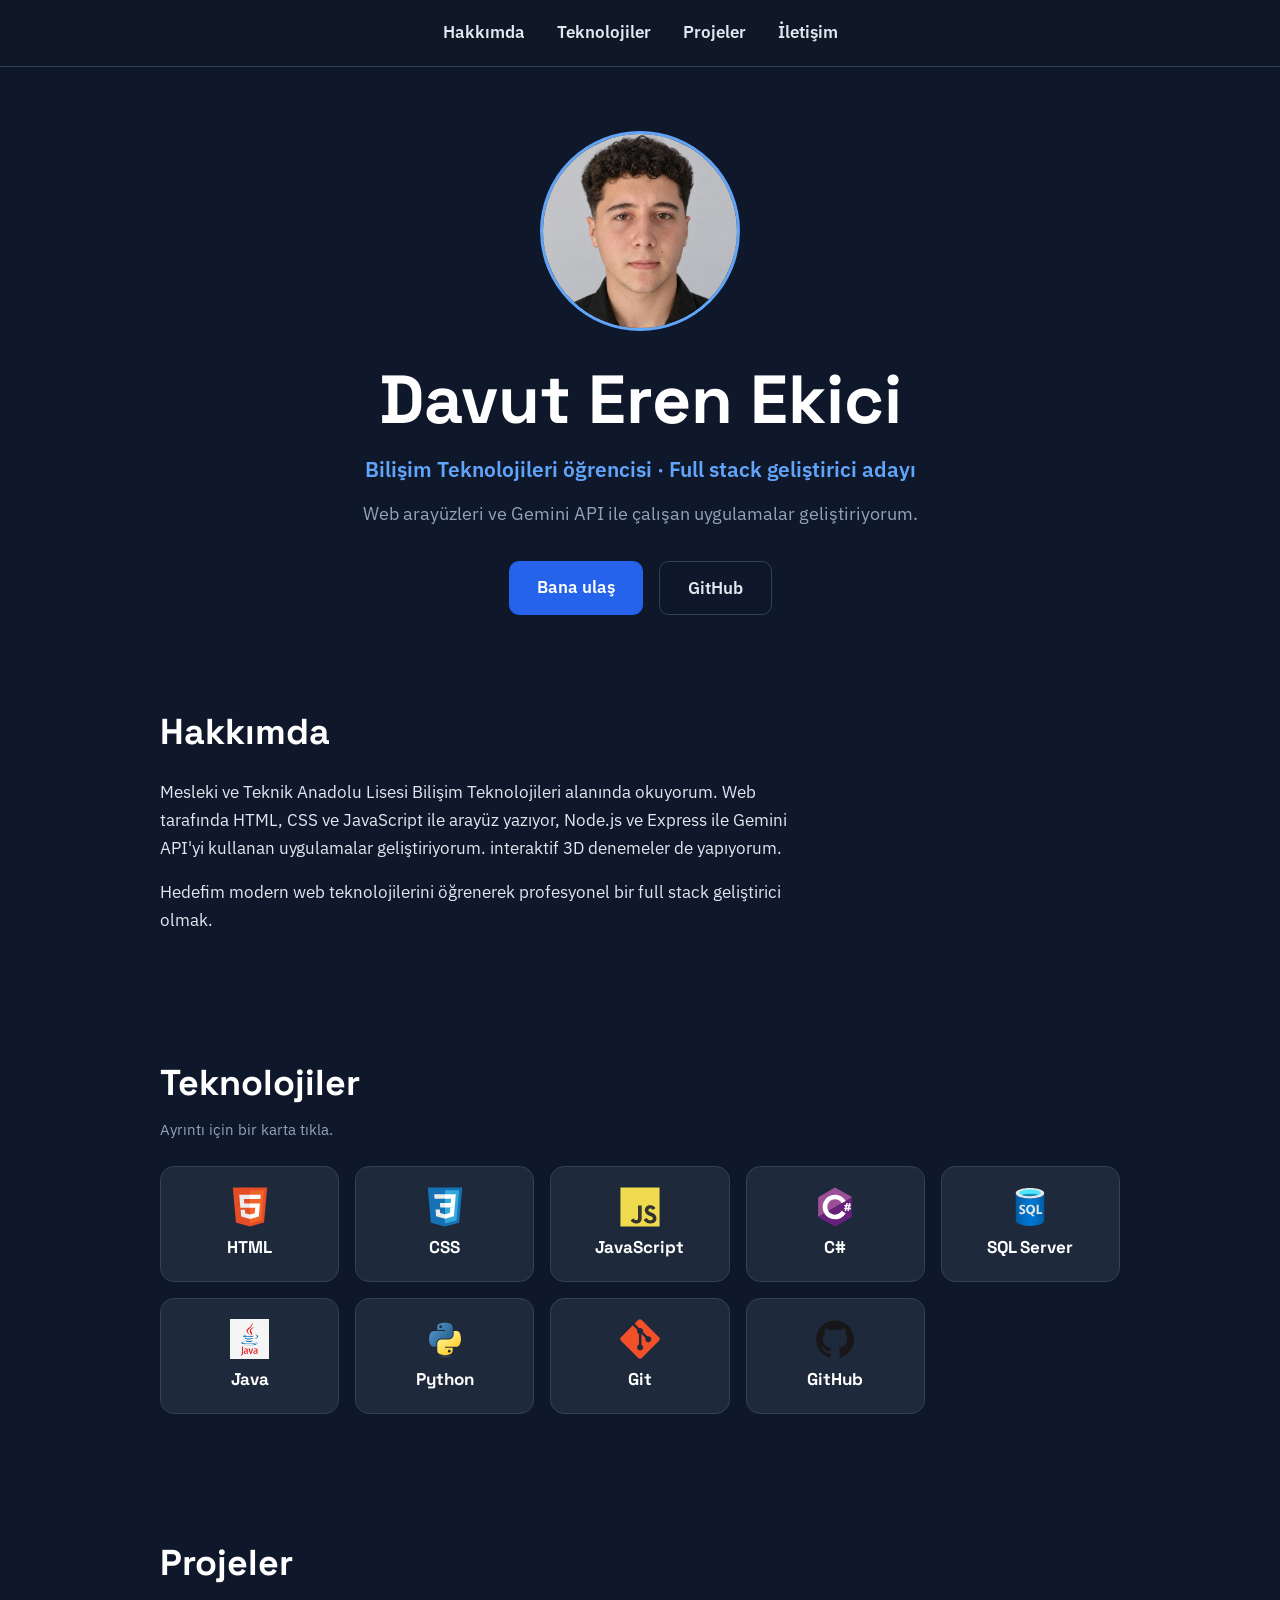
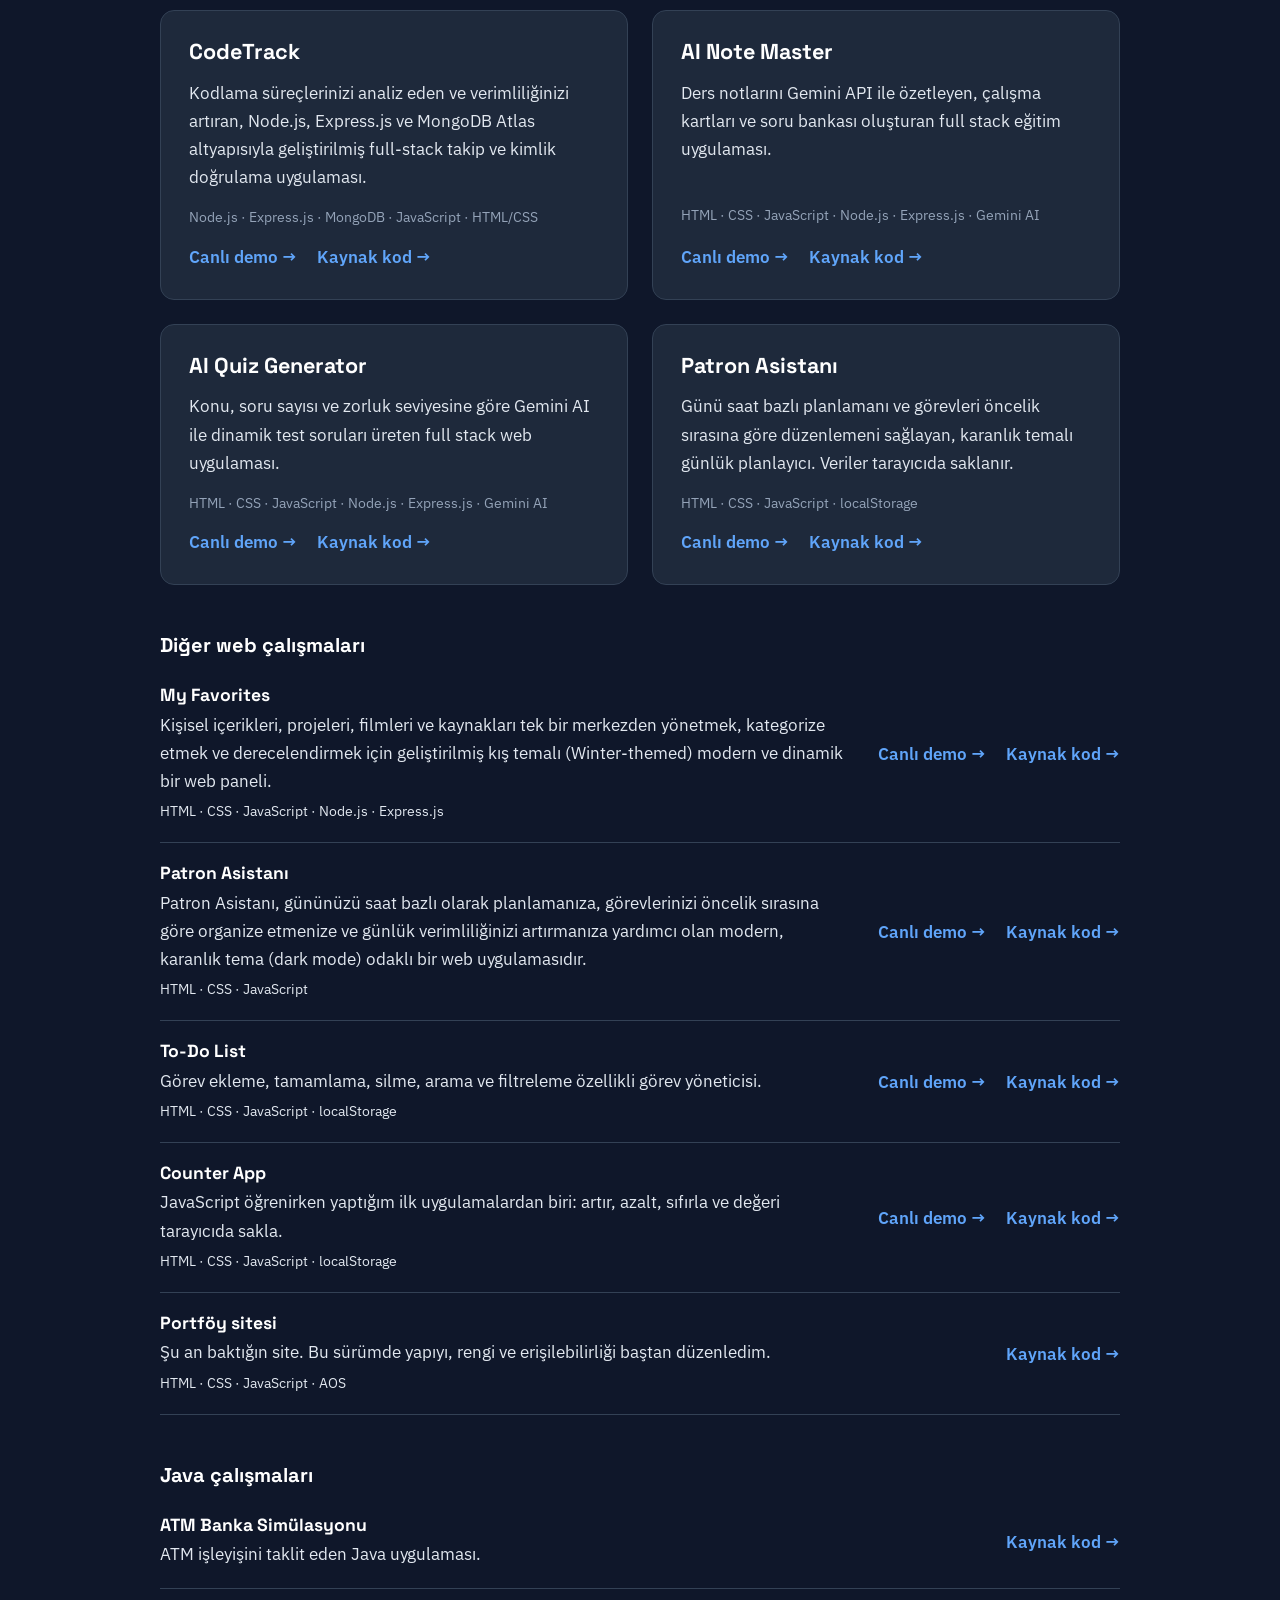
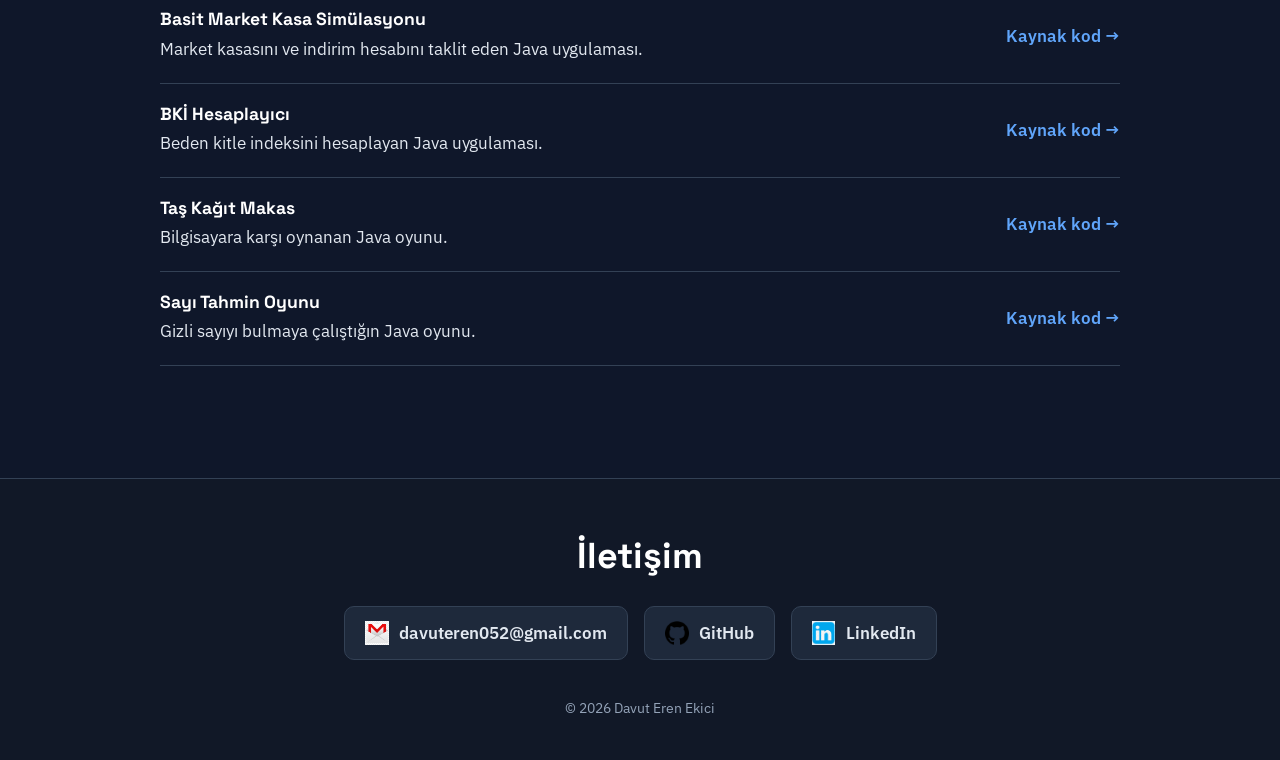
<file: index.html>
<!DOCTYPE html>
<html lang="tr">

<head>
    <meta charset="UTF-8">
    <meta name="viewport" content="width=device-width, initial-scale=1.0">
    <meta name="description"
        content="Davut Eren Ekici - Bilişim Teknolojileri öğrencisi. Web arayüzleri ve Node.js ile yapay zekâ destekli uygulamalar geliştiriyor.">
    <title>Davut Eren Ekici | Portföy</title>

    <link rel="preconnect" href="https://fonts.googleapis.com">
    <link rel="preconnect" href="https://fonts.gstatic.com" crossorigin>
    <link
        href="https://fonts.googleapis.com/css2?family=IBM+Plex+Sans:wght@400;600&family=Space+Grotesk:wght@500;700&display=swap"
        rel="stylesheet">
    <link rel="stylesheet" href="https://unpkg.com/aos@2.3.4/dist/aos.css">
    <link rel="stylesheet" href="style.css">
</head>

<body>
    <a class="skip-link" href="#main">İçeriğe geç</a>

    <nav class="navbar" aria-label="Ana menü">
        <a href="#about">Hakkımda</a>
        <a href="#technologies">Teknolojiler</a>
        <a href="#projects">Projeler</a>
        <a href="#contact">İletişim</a>
    </nav>

    <header class="hero">
        <img class="hero-photo" src="images/ŞahsiFotoğraf.png" alt="Davut Eren Ekici" width="200" height="200">

        <h1>Davut Eren Ekici</h1>
        <p class="hero-role">Bilişim Teknolojileri öğrencisi · Full stack geliştirici adayı</p>
        <p class="hero-text">Web arayüzleri ve Gemini API ile çalışan uygulamalar geliştiriyorum.</p>

        <div class="hero-buttons">
            <a href="#contact" class="btn">Bana ulaş</a>
            <a href="https://github.com/Davut-Eren-Ekici" target="_blank" rel="noopener"
                class="btn btn-secondary">GitHub</a>
        </div>
    </header>

    <main id="main">
        <section id="about" class="section" data-aos="fade-up">
            <h2 class="section-title">Hakkımda</h2>
            <p class="about-text">
                Mesleki ve Teknik Anadolu Lisesi Bilişim Teknolojileri alanında okuyorum. Web tarafında HTML, CSS ve
                JavaScript ile arayüz yazıyor, Node.js ve Express ile Gemini API'yi kullanan uygulamalar geliştiriyorum.
                interaktif 3D denemeler de yapıyorum.
            </p>
            <p class="about-text">
                Hedefim modern web teknolojilerini öğrenerek profesyonel bir full stack geliştirici olmak.
            </p>
        </section>

        <section id="technologies" class="section" data-aos="fade-up">
            <h2 class="section-title">Teknolojiler</h2>
            <p class="section-note">Ayrıntı için bir karta tıkla.</p>

            <div class="skill-grid">
                <button type="button" class="skill" data-skill="html">
                    <img src="images/html5.svg" alt="" class="skill-logo" width="40" height="40">
                    <span class="skill-name">HTML</span>
                </button>
                <button type="button" class="skill" data-skill="css">
                    <img src="images/css3-.svg" alt="" class="skill-logo" width="40" height="40">
                    <span class="skill-name">CSS</span>
                </button>
                <button type="button" class="skill" data-skill="javascript">
                    <img src="images/javascript.svg" alt="" class="skill-logo" width="40" height="40">
                    <span class="skill-name">JavaScript</span>
                </button>
                <button type="button" class="skill" data-skill="csharp">
                    <img src="images/csharp.svg" alt="" class="skill-logo" width="40" height="40">
                    <span class="skill-name">C#</span>
                </button>
                <button type="button" class="skill" data-skill="sql">
                    <img src="images/SQL.svg" alt="" class="skill-logo" width="40" height="40">
                    <span class="skill-name">SQL Server</span>
                </button>
                <button type="button" class="skill" data-skill="java">
                    <img src="images/java.png" alt="" class="skill-logo" width="40" height="40">
                    <span class="skill-name">Java</span>
                </button>
                <button type="button" class="skill" data-skill="python">
                    <img src="images/python.svg" alt="" class="skill-logo" width="40" height="40">
                    <span class="skill-name">Python</span>
                </button>
                <button type="button" class="skill" data-skill="git">
                    <img src="images/git.svg" alt="" class="skill-logo" width="40" height="40">
                    <span class="skill-name">Git</span>
                </button>
                <button type="button" class="skill" data-skill="github">
                    <img src="images/github.svg" alt="" class="skill-logo" width="40" height="40">
                    <span class="skill-name">GitHub</span>
                </button>
            </div>
        </section>

        <section id="projects" class="section" data-aos="fade-up">
            <h2 class="section-title">Projeler</h2>

            <div class="project-grid">
                <article class="project-card">
                    <h3>CodeTrack</h3>
                    <p>
                        Kodlama süreçlerinizi analiz eden ve verimliliğinizi artıran, Node.js, Express.js ve MongoDB
                        Atlas altyapısıyla geliştirilmiş full-stack takip ve kimlik doğrulama uygulaması.
                    </p>
                    <p class="project-tech">Node.js · Express.js · MongoDB · JavaScript · HTML/CSS</p>
                    <div class="project-links">
                        <a href="https://codetrack-t7aj.onrender.com" target="_blank" rel="noopener">Canlı demo →</a>
                        <a href="https://github.com/Davut-Eren-Ekici/CodeTrack" target="_blank" rel="noopener">Kaynak
                            kod →</a>
                    </div>
                </article>

                <article class="project-card">
                    <h3>AI Note Master</h3>
                    <p>
                        Ders notlarını Gemini API ile özetleyen, çalışma kartları ve soru bankası oluşturan
                        full stack eğitim uygulaması.
                    </p>
                    <p class="project-tech" Style="margin-top: 26px;">HTML · CSS · JavaScript · Node.js · Express.js ·
                        Gemini AI</p>
                    <div class="project-links">
                        <a href="https://davut-eren-ekici.github.io/AI-Note-Master/" target="_blank"
                            rel="noopener">Canlı demo →</a>
                        <a href="https://github.com/Davut-Eren-Ekici/AI-Note-Master" target="_blank"
                            rel="noopener">Kaynak kod →</a>
                    </div>
                </article>

                <article class="project-card">
                    <h3>AI Quiz Generator</h3>
                    <p>
                        Konu, soru sayısı ve zorluk seviyesine göre Gemini AI ile dinamik test soruları üreten
                        full stack web uygulaması.
                    </p>
                    <p class="project-tech">HTML · CSS · JavaScript · Node.js · Express.js · Gemini AI</p>
                    <div class="project-links">
                        <a href="https://imaginative-faloodeh-440358.netlify.app/" target="_blank" rel="noopener">Canlı
                            demo →</a>
                        <a href="https://github.com/Davut-Eren-Ekici/AI-Quiz" target="_blank" rel="noopener">Kaynak kod
                            →</a>
                    </div>
                </article>

                <article class="project-card">
                    <h3>Patron Asistanı</h3>
                    <p>
                        Günü saat bazlı planlamanı ve görevleri öncelik sırasına göre düzenlemeni sağlayan,
                        karanlık temalı günlük planlayıcı. Veriler tarayıcıda saklanır.
                    </p>
                    <p class="project-tech">HTML · CSS · JavaScript · localStorage</p>
                    <div class="project-links">
                        <a href="https://davut-eren-ekici.github.io/PatronAsistani/" target="_blank"
                            rel="noopener">Canlı demo →</a>
                        <a href="https://github.com/Davut-Eren-Ekici/PatronAsistani" target="_blank"
                            rel="noopener">Kaynak kod →</a>
                    </div>
                </article>
            </div>

            <h3 class="subsection-title">Diğer web çalışmaları</h3>
            <ul class="other-list">
                <li class="other-item">
                    <div>
                        <h4>My Favorites</h4>
                        <p>Kişisel içerikleri, projeleri, filmleri ve kaynakları tek bir merkezden yönetmek, kategorize
                            etmek ve derecelendirmek için geliştirilmiş kış temalı (Winter-themed) modern ve dinamik bir
                            web paneli.</p>
                        <p class="project-tech">HTML · CSS · JavaScript · Node.js · Express.js
                        </p>
                    </div>
                    <div class="project-links">
                        <a href="https://davut-eren-ekici.github.io/my-favorites/" target="_blank" rel="noopener">Canlı
                            demo →</a>
                        <a href="https://github.com/Davut-Eren-Ekici/my-favorites" target="_blank" rel="noopener">Kaynak
                            kod →</a>
                    </div>
                </li>
                <li class="other-item">
                    <div>
                        <h4>Patron Asistanı</h4>
                        <p>Patron Asistanı, gününüzü saat bazlı olarak planlamanıza, görevlerinizi öncelik sırasına göre
                            organize etmenize ve günlük verimliliğinizi artırmanıza yardımcı olan modern, karanlık tema
                            (dark mode) odaklı bir web uygulamasıdır.</p>
                        <p class="project-tech">HTML · CSS · JavaScript
                        </p>
                    </div>
                    <div class="project-links">
                        <a href="https://github.com/Davut-Eren-Ekici/PatronAsistani" target="_blank"
                            rel="noopener">Canlı
                            demo →</a>
                        <a href="https://davut-eren-ekici.github.io/PatronAsistani/" target="_blank"
                            rel="noopener">Kaynak
                            kod →</a>
                    </div>
                </li>
                <li class="other-item">
                    <div>
                        <h4>To-Do List</h4>
                        <p>Görev ekleme, tamamlama, silme, arama ve filtreleme özellikli görev yöneticisi.</p>
                        <p class="project-tech">HTML · CSS · JavaScript · localStorage</p>
                    </div>
                    <div class="project-links">
                        <a href="https://davut-eren-ekici.github.io/To-Do-List/" target="_blank" rel="noopener">Canlı
                            demo →</a>
                        <a href="https://github.com/Davut-Eren-Ekici/To-Do-List" target="_blank" rel="noopener">Kaynak
                            kod →</a>
                    </div>
                </li>
                <li class="other-item">
                    <div>
                        <h4>Counter App</h4>
                        <p>JavaScript öğrenirken yaptığım ilk uygulamalardan biri: artır, azalt, sıfırla ve değeri
                            tarayıcıda sakla.</p>
                        <p class="project-tech">HTML · CSS · JavaScript · localStorage</p>
                    </div>
                    <div class="project-links">
                        <a href="https://davut-eren-ekici.github.io/Counter-app/" target="_blank" rel="noopener">Canlı
                            demo →</a>
                        <a href="https://github.com/Davut-Eren-Ekici/Counter-app" target="_blank" rel="noopener">Kaynak
                            kod →</a>
                    </div>
                </li>
                <li class="other-item">
                    <div>
                        <h4>Portföy sitesi</h4>
                        <p>Şu an baktığın site. Bu sürümde yapıyı, rengi ve erişilebilirliği baştan düzenledim.</p>
                        <p class="project-tech">HTML · CSS · JavaScript · AOS</p>
                    </div>
                    <div class="project-links">
                        <a href="https://github.com/Davut-Eren-Ekici/portfolio" target="_blank" rel="noopener">Kaynak
                            kod →</a>
                    </div>
                </li>
            </ul>

            <h3 class="subsection-title">Java çalışmaları</h3>
            <ul class="other-list">
                <li class="other-item">
                    <div>
                        <h4>ATM Banka Simülasyonu</h4>
                        <p>ATM işleyişini taklit eden Java uygulaması. </p>
                    </div>
                    <div class="project-links">
                        <a href="https://github.com/Davut-Eren-Ekici/ATM--Banka-Sim-lasyonu" target="_blank"
                            rel="noopener">Kaynak kod →</a>
                    </div>
                </li>
                <li class="other-item">
                    <div>
                        <h4>Basit Market Kasa Simülasyonu</h4>
                        <p>Market kasasını ve indirim hesabını taklit eden Java uygulaması. </p>
                    </div>
                    <div class="project-links">
                        <a href="https://github.com/Davut-Eren-Ekici/Basit-Market-Kasas-----ndirim-Otomasyonu"
                            target="_blank" rel="noopener">Kaynak kod →</a>
                    </div>
                </li>
                <li class="other-item">
                    <div>
                        <h4>BKİ Hesaplayıcı</h4>
                        <p>Beden kitle indeksini hesaplayan Java uygulaması.</p>
                    </div>
                    <div class="project-links">
                        <a href="https://github.com/Davut-Eren-Ekici/Beden-Kitle--ndeksi--BK---Hesaplay-c-"
                            target="_blank" rel="noopener">Kaynak kod →</a>
                    </div>
                </li>
                <li class="other-item">
                    <div>
                        <h4>Taş Kağıt Makas</h4>
                        <p>Bilgisayara karşı oynanan Java oyunu.</p>
                    </div>
                    <div class="project-links">
                        <a href="https://github.com/Davut-Eren-Ekici/Tas---Kagit---Makas-Oyunu" target="_blank"
                            rel="noopener">Kaynak kod →</a>
                    </div>
                </li>
                <li class="other-item">
                    <div>
                        <h4>Sayı Tahmin Oyunu</h4>
                        <p>Gizli sayıyı bulmaya çalıştığın Java oyunu.</p>
                    </div>
                    <div class="project-links">
                        <a href="https://github.com/Davut-Eren-Ekici/Say--Tahmin-Oyunu" target="_blank"
                            rel="noopener">Kaynak kod →</a>
                    </div>
                </li>
            </ul>
        </section>
    </main>

    <footer id="contact" class="footer" data-aos="fade-up">
        <h2 class="section-title">İletişim</h2>

        <div class="footer-links">
            <a href="mailto:davuteren052@gmail.com">
                <img src="images/gmail.png" class="icon" alt="" width="24" height="24">
                <span>davuteren052@gmail.com</span>
            </a>
            <a href="https://github.com/Davut-Eren-Ekici" target="_blank" rel="noopener">
                <img src="images/github.png" class="icon" alt="" width="24" height="24">
                <span>GitHub</span>
            </a>
            <a href="https://www.linkedin.com/in/eren-ekici-6808203b1/" target="_blank" rel="noopener">
                <img src="images/linkedin.png" class="icon" alt="" width="24" height="24">
                <span>LinkedIn</span>
            </a>
        </div>

        <p class="copyright">© 2026 Davut Eren Ekici</p>
    </footer>

    <dialog id="skill-dialog" class="skill-dialog" aria-labelledby="dialog-title">
        <div class="dialog-body">
            <button type="button" class="dialog-close" aria-label="Kapat">&times;</button>
            <h2 id="dialog-title"></h2>
            <p id="dialog-level" class="dialog-level"></p>
            <ul id="dialog-list"></ul>
        </div>
    </dialog>

    <script src="https://unpkg.com/aos@2.3.4/dist/aos.js"></script>
    <script src="script.js"></script>
</body>

</html>
</file>
<file: style.css>
/* ==========================================================
   Değişkenler
   Tek bir vurgu rengi (mavi), geri kalanı nötr tonlar.
   ========================================================== */
:root {
    --bg: #0f172a;
    --surface: #1e293b;
    --border: #334155;
    --text: #e2e8f0;
    --muted: #94a3b8;
    --accent: #60a5fa;
    --accent-strong: #2563eb;
    --radius: 14px;
    --font-heading: "Space Grotesk", system-ui, sans-serif;
    --font-body: "IBM Plex Sans", system-ui, sans-serif;
}

*,
*::before,
*::after {
    box-sizing: border-box;
}

html {
    scroll-behavior: smooth;
    scroll-padding-top: 80px;
}

body {
    margin: 0;
    background: var(--bg);
    color: var(--text);
    font-family: var(--font-body);
    font-size: 1.0625rem;
    line-height: 1.65;
}

h1,
h2,
h3,
h4 {
    font-family: var(--font-heading);
    line-height: 1.2;
    margin: 0;
}

p {
    margin: 0;
}

a {
    color: var(--accent);
    text-decoration: none;
    transition: color 0.2s;
}

a:hover {
    color: #ffffff;
}

a:focus-visible,
button:focus-visible {
    outline: 2px solid var(--accent);
    outline-offset: 3px;
}

.skip-link {
    position: absolute;
    left: 16px;
    top: -60px;
    padding: 10px 16px;
    background: var(--accent-strong);
    color: #ffffff;
    border-radius: 8px;
    z-index: 3000;
}

.skip-link:focus {
    top: 12px;
}

/* ==========================================================
   Navbar
   ========================================================== */
.navbar {
    position: sticky;
    top: 0;
    z-index: 1000;
    display: flex;
    justify-content: center;
    flex-wrap: wrap;
    gap: 8px 32px;
    padding: 16px 20px;
    background: rgba(17, 24, 39, 0.95);
    border-bottom: 1px solid var(--border);
}

.navbar a {
    color: var(--text);
    font-weight: 600;
    padding: 2px 0;
    border-bottom: 2px solid transparent;
}

.navbar a:hover {
    color: var(--accent);
    border-bottom-color: var(--accent);
}

/* ==========================================================
   Hero
   ========================================================== */
.hero {
    display: flex;
    flex-direction: column;
    align-items: center;
    text-align: center;
    padding: 64px 20px 32px;
}

.hero-photo {
    width: 200px;
    height: 200px;
    object-fit: cover;
    border-radius: 50%;
    border: 3px solid var(--accent);
    margin-bottom: 28px;
}

.hero h1 {
    font-size: clamp(2.5rem, 8vw, 4.25rem);
    font-weight: 700;
    color: #ffffff;
}

.hero-role {
    margin-top: 12px;
    font-size: clamp(1.05rem, 2.6vw, 1.3rem);
    color: var(--accent);
    font-weight: 600;
}

.hero-text {
    margin-top: 12px;
    max-width: 52ch;
    color: var(--muted);
    font-size: 1.125rem;
}

.hero-buttons {
    display: flex;
    flex-wrap: wrap;
    justify-content: center;
    gap: 16px;
    margin-top: 32px;
}

.btn {
    display: inline-block;
    padding: 12px 28px;
    background: var(--accent-strong);
    color: #ffffff;
    border-radius: 10px;
    font-weight: 600;
    transition: background 0.2s;
}

.btn:hover {
    background: #1d4ed8;
    color: #ffffff;
}

.btn-secondary {
    background: transparent;
    border: 1px solid var(--border);
    color: var(--text);
}

.btn-secondary:hover {
    background: var(--surface);
    color: #ffffff;
}

/* ==========================================================
   Bölümler
   ========================================================== */
.section {
    max-width: 1000px;
    margin: 0 auto;
    padding: 64px 20px;
}

.section-title {
    font-size: clamp(1.75rem, 4vw, 2.25rem);
    color: #ffffff;
    margin-bottom: 24px;
}

.section-note {
    color: var(--muted);
    margin: -12px 0 24px;
    font-size: 0.95rem;
}

.subsection-title {
    font-size: 1.25rem;
    color: #ffffff;
    margin: 48px 0 8px;
}

.about-text {
    max-width: 65ch;
    color: var(--text);
}

.about-text+.about-text {
    margin-top: 16px;
}

/* ==========================================================
   Teknolojiler
   ========================================================== */
.skill-grid {
    display: grid;
    grid-template-columns: repeat(auto-fill, minmax(150px, 1fr));
    gap: 16px;
}

.skill {
    display: flex;
    flex-direction: column;
    align-items: center;
    gap: 6px;
    padding: 20px 12px;
    background: var(--surface);
    border: 1px solid var(--border);
    border-radius: var(--radius);
    color: var(--text);
    font: inherit;
    cursor: pointer;
    transition: border-color 0.2s, background 0.2s;
}

.skill:hover {
    border-color: var(--accent);
    background: #243349;
}

.skill-logo {
    width: 40px;
    height: 40px;
    object-fit: contain;
}

.skill-name {
    font-family: var(--font-heading);
    font-weight: 700;
    color: #ffffff;
}

.skill-level {
    font-size: 0.9rem;
    color: var(--muted);
}

/* ==========================================================
   Projeler
   ========================================================== */
.project-grid {
    display: grid;
    grid-template-columns: repeat(auto-fit, minmax(min(100%, 320px), 1fr));
    gap: 24px;
}

.project-card {
    display: flex;
    flex-direction: column;
    gap: 14px;
    padding: 28px;
    background: var(--surface);
    border: 1px solid var(--border);
    border-radius: var(--radius);
    transition: border-color 0.2s;
}

.project-card:hover {
    border-color: var(--accent);
}

.project-card h3 {
    font-size: 1.35rem;
    color: #ffffff;
}

.project-tech {
    color: var(--muted);
    font-size: 0.9rem;
}

.project-links {
    display: flex;
    flex-wrap: wrap;
    gap: 8px 20px;
    font-weight: 600;
}

.project-card .project-links {
    margin-top: auto;
}

.other-list {
    list-style: none;
    margin: 0;
    padding: 0;
}

.other-item {
    display: grid;
    grid-template-columns: 1fr auto;
    align-items: center;
    gap: 12px 32px;
    padding: 20px 0;
    border-bottom: 1px solid var(--border);
}

.other-item h4 {
    font-size: 1.1rem;
    color: #ffffff;
    margin-bottom: 4px;
}

.other-item p {
    color: var(--text);
}

.other-item .project-tech {
    margin-top: 4px;
}

/* ==========================================================
   İletişim / alt bilgi
   ========================================================== */
.footer {
    margin-top: 48px;
    padding: 56px 20px 40px;
    background: #111827;
    border-top: 1px solid var(--border);
    text-align: center;
}

.footer .section-title {
    margin-bottom: 28px;
}

.footer-links {
    display: flex;
    flex-wrap: wrap;
    justify-content: center;
    gap: 16px;
}

.footer-links a {
    display: flex;
    align-items: center;
    gap: 10px;
    padding: 12px 20px;
    background: var(--surface);
    border: 1px solid var(--border);
    border-radius: 10px;
    color: var(--text);
    font-weight: 600;
    transition: border-color 0.2s;
}

.footer-links a:hover {
    border-color: var(--accent);
    color: #ffffff;
}

.icon {
    width: 24px;
    height: 24px;
    object-fit: contain;
}

.copyright {
    margin-top: 36px;
    color: var(--muted);
    font-size: 0.9rem;
}

/* ==========================================================
   Beceri penceresi (dialog)
   ========================================================== */
.skill-dialog {
    width: min(480px, 90vw);
    padding: 0;
    background: var(--surface);
    color: var(--text);
    border: 1px solid var(--border);
    border-radius: var(--radius);
}

.skill-dialog::backdrop {
    background: rgba(0, 0, 0, 0.7);
}

.dialog-body {
    position: relative;
    padding: 28px;
}

.dialog-body h2 {
    font-size: 1.5rem;
    color: #ffffff;
    padding-right: 40px;
}

.dialog-level {
    margin-top: 6px;
    color: var(--accent);
    font-weight: 600;
}

.dialog-body ul {
    margin: 16px 0 0;
    padding-left: 22px;
}

.dialog-body li {
    margin: 8px 0;
    color: var(--text);
}

.dialog-close {
    position: absolute;
    top: 14px;
    right: 14px;
    width: 40px;
    height: 40px;
    background: transparent;
    border: none;
    border-radius: 8px;
    color: var(--text);
    font-size: 1.75rem;
    line-height: 1;
    cursor: pointer;
}

.dialog-close:hover {
    color: var(--accent);
}

/* ==========================================================
   Küçük ekranlar
   ========================================================== */
@media (max-width: 640px) {
    .hero {
        padding-top: 40px;
    }

    .hero-photo {
        width: 160px;
        height: 160px;
    }

    .section {
        padding: 48px 20px;
    }

    .other-item {
        grid-template-columns: 1fr;
    }
}

/* ==========================================================
   Hareketi azalt: kullanıcı isterse tüm geçişler kapanır
   ========================================================== */
@media (prefers-reduced-motion: reduce) {

    *,
    *::before,
    *::after {
        transition: none !important;
        animation: none !important;
        scroll-behavior: auto !important;
    }
}
</file>
